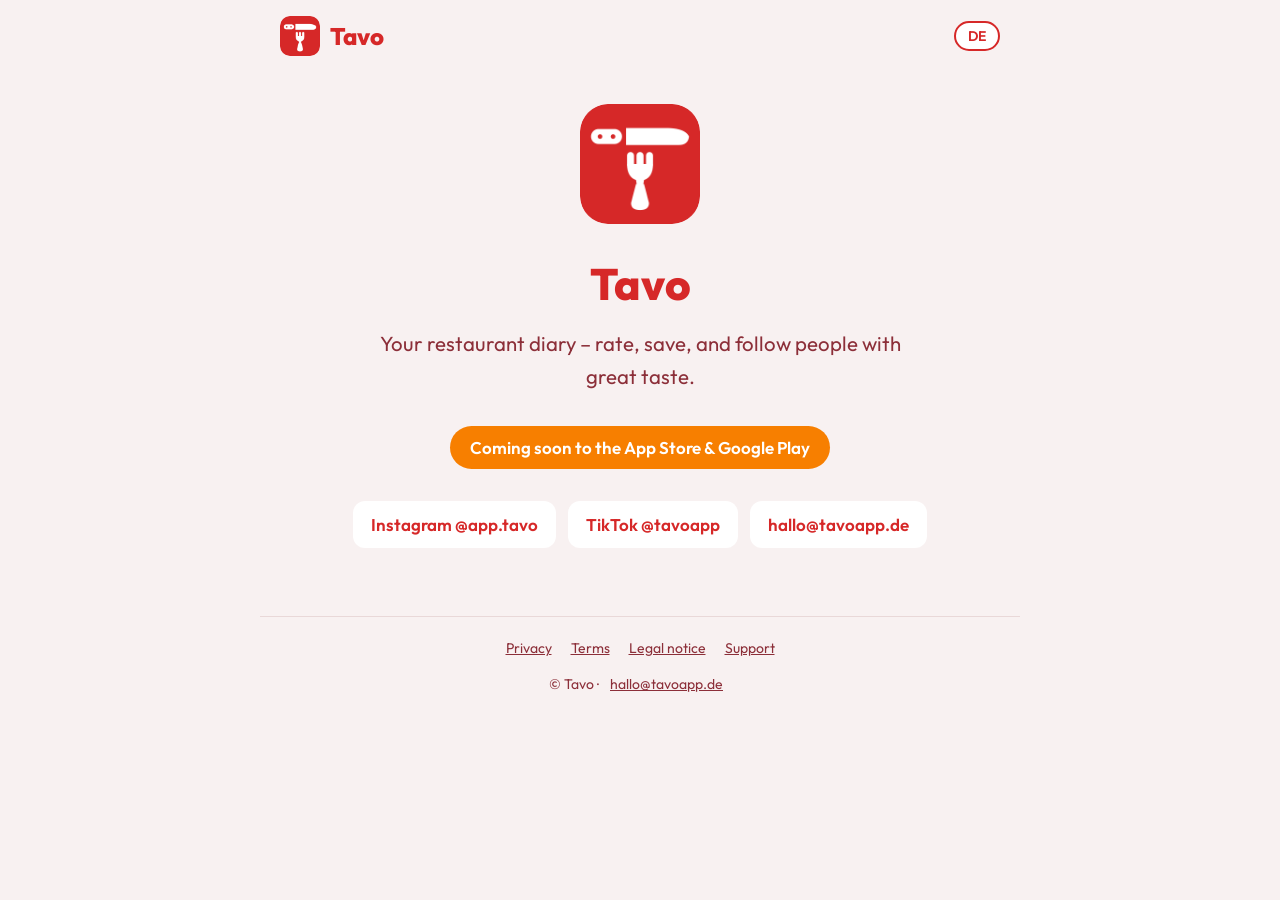
<file: index.html>
<!DOCTYPE html>
<html lang="de">
<head>
<meta charset="utf-8">
<meta name="viewport" content="width=device-width, initial-scale=1">
<title>Tavo – Dein Restaurant-Tagebuch</title>
<meta name="description" content="Tavo – Dein Restaurant-Tagebuch: bewerten, merken, Leuten mit gutem Geschmack folgen.">
<meta name="theme-color" content="#D62828">
<meta property="og:type" content="website">
<meta property="og:site_name" content="Tavo">
<meta property="og:locale" content="de_DE">
<meta property="og:title" content="Tavo – Dein Restaurant-Tagebuch">
<meta property="og:description" content="Tavo – Dein Restaurant-Tagebuch: bewerten, merken, Leuten mit gutem Geschmack folgen.">
<meta property="og:url" content="https://tavoapp.de/">
<meta property="og:image" content="https://tavoapp.de/og.jpg">
<meta property="og:image:type" content="image/jpeg">
<meta property="og:image:width" content="1200">
<meta property="og:image:height" content="630">
<meta property="og:image:alt" content="Tavo – Dein Restaurant-Tagebuch">
<meta name="twitter:card" content="summary_large_image">
<meta name="twitter:image" content="https://tavoapp.de/og.jpg">
<link rel="icon" href="/logo.png">
<link rel="stylesheet" href="/style.css">
<script src="/app.js"></script>
</head>
<body>
<header>
<a class="brand" href="/"><img src="/logo.png" alt="" width="40" height="40">Tavo</a>
<div class="lang"><button id="lang" type="button" aria-label="Sprache / Language">EN</button></div>
</header>
<main>

<section class="hero">
<img src="/logo.png" alt="Tavo" width="120" height="120">
<h1>Tavo</h1>
<div data-l="de"><p>Dein Restaurant-Tagebuch – bewerten, merken, Leuten mit gutem Geschmack folgen.</p><div class="badge">Bald im App Store &amp; bei Google Play</div></div><div data-l="en"><p>Your restaurant diary – rate, save, and follow people with great taste.</p><div class="badge">Coming soon to the App Store &amp; Google Play</div></div>
<div class="links">
<a href="https://www.instagram.com/app.tavo" rel="noopener">Instagram @app.tavo</a>
<a href="https://www.tiktok.com/@tavoapp" rel="noopener">TikTok @tavoapp</a>
<a href="mailto:hallo@tavoapp.de">hallo@tavoapp.de</a>
</div>
</section>
</main>
<footer>
<a href="/datenschutz/"><span data-l="de">Datenschutz</span><span data-l="en">Privacy</span></a>
<a href="/nutzungsbedingungen/"><span data-l="de">Nutzungsbedingungen</span><span data-l="en">Terms</span></a>
<a href="/impressum/"><span data-l="de">Impressum</span><span data-l="en">Legal notice</span></a>
<a href="/support/">Support</a>
<p>© Tavo · <a href="mailto:hallo@tavoapp.de">hallo@tavoapp.de</a></p>
</footer>
</body>
</html>
</file>
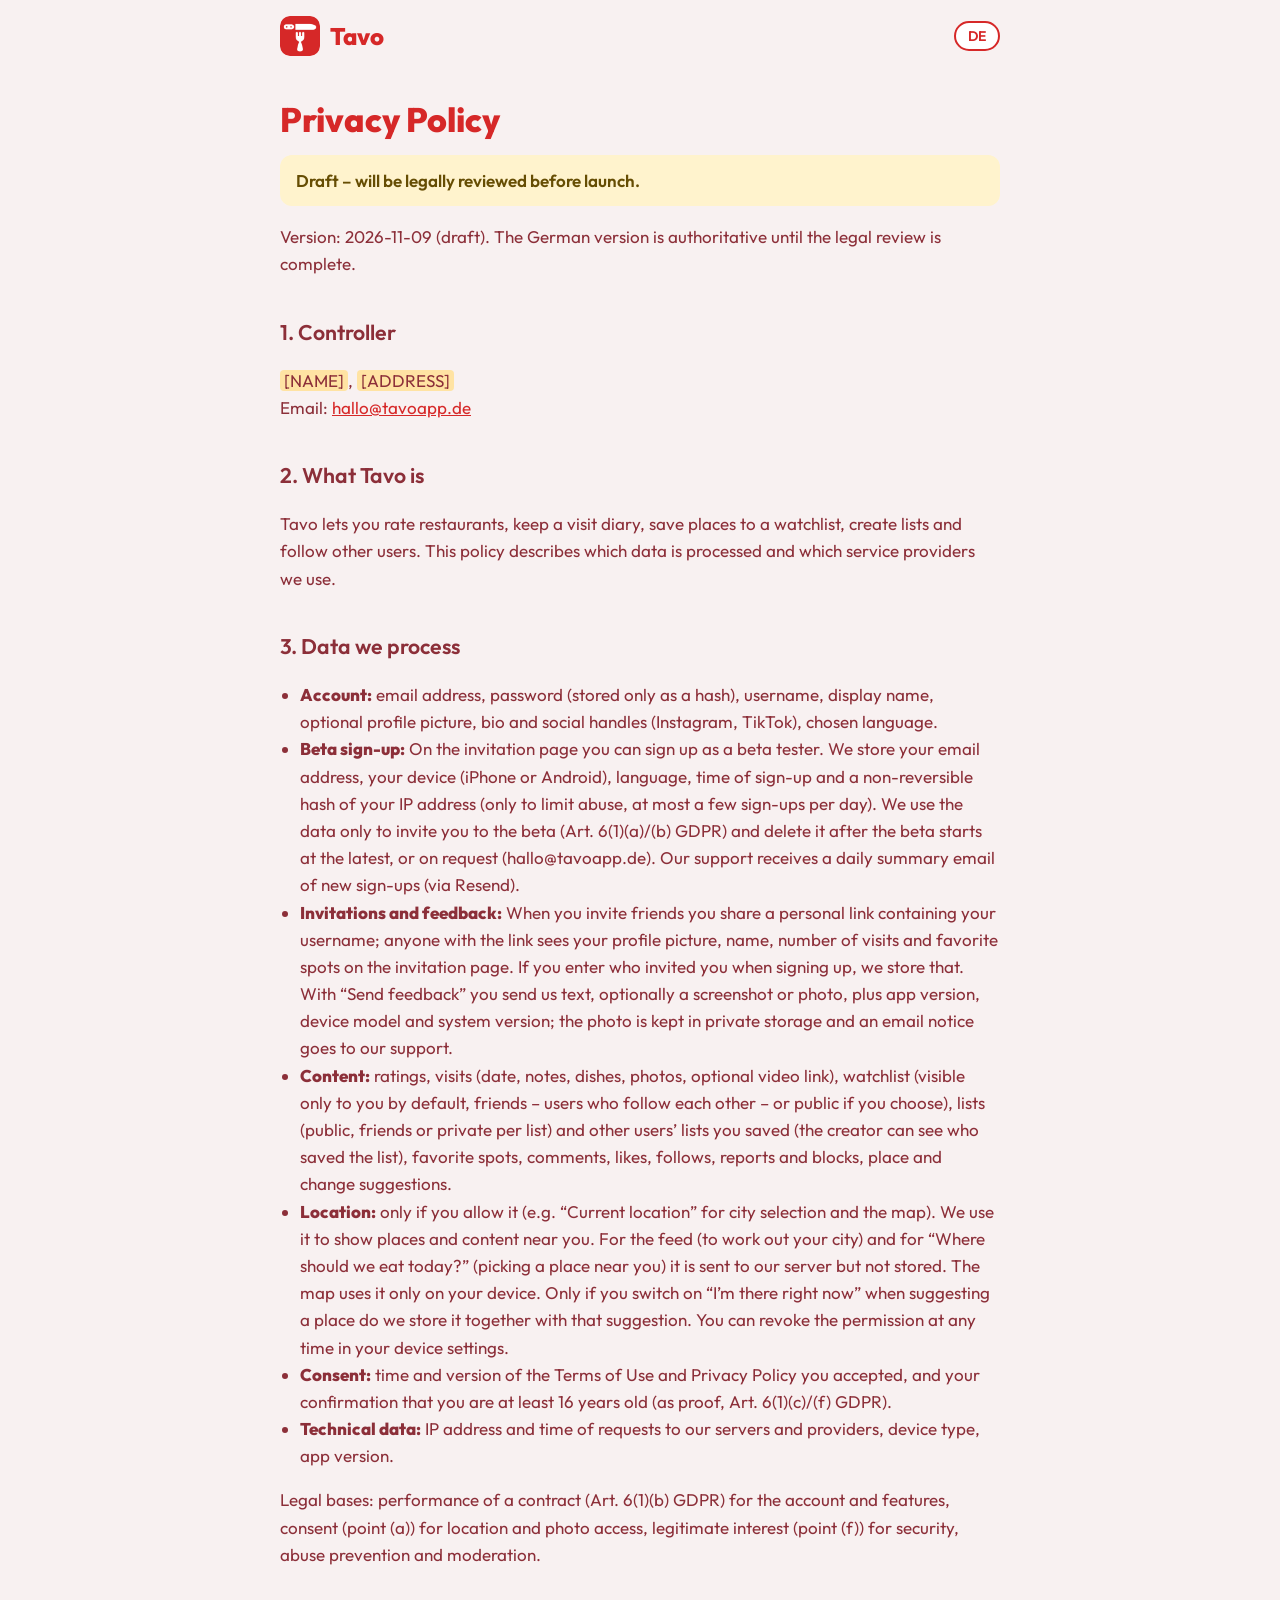
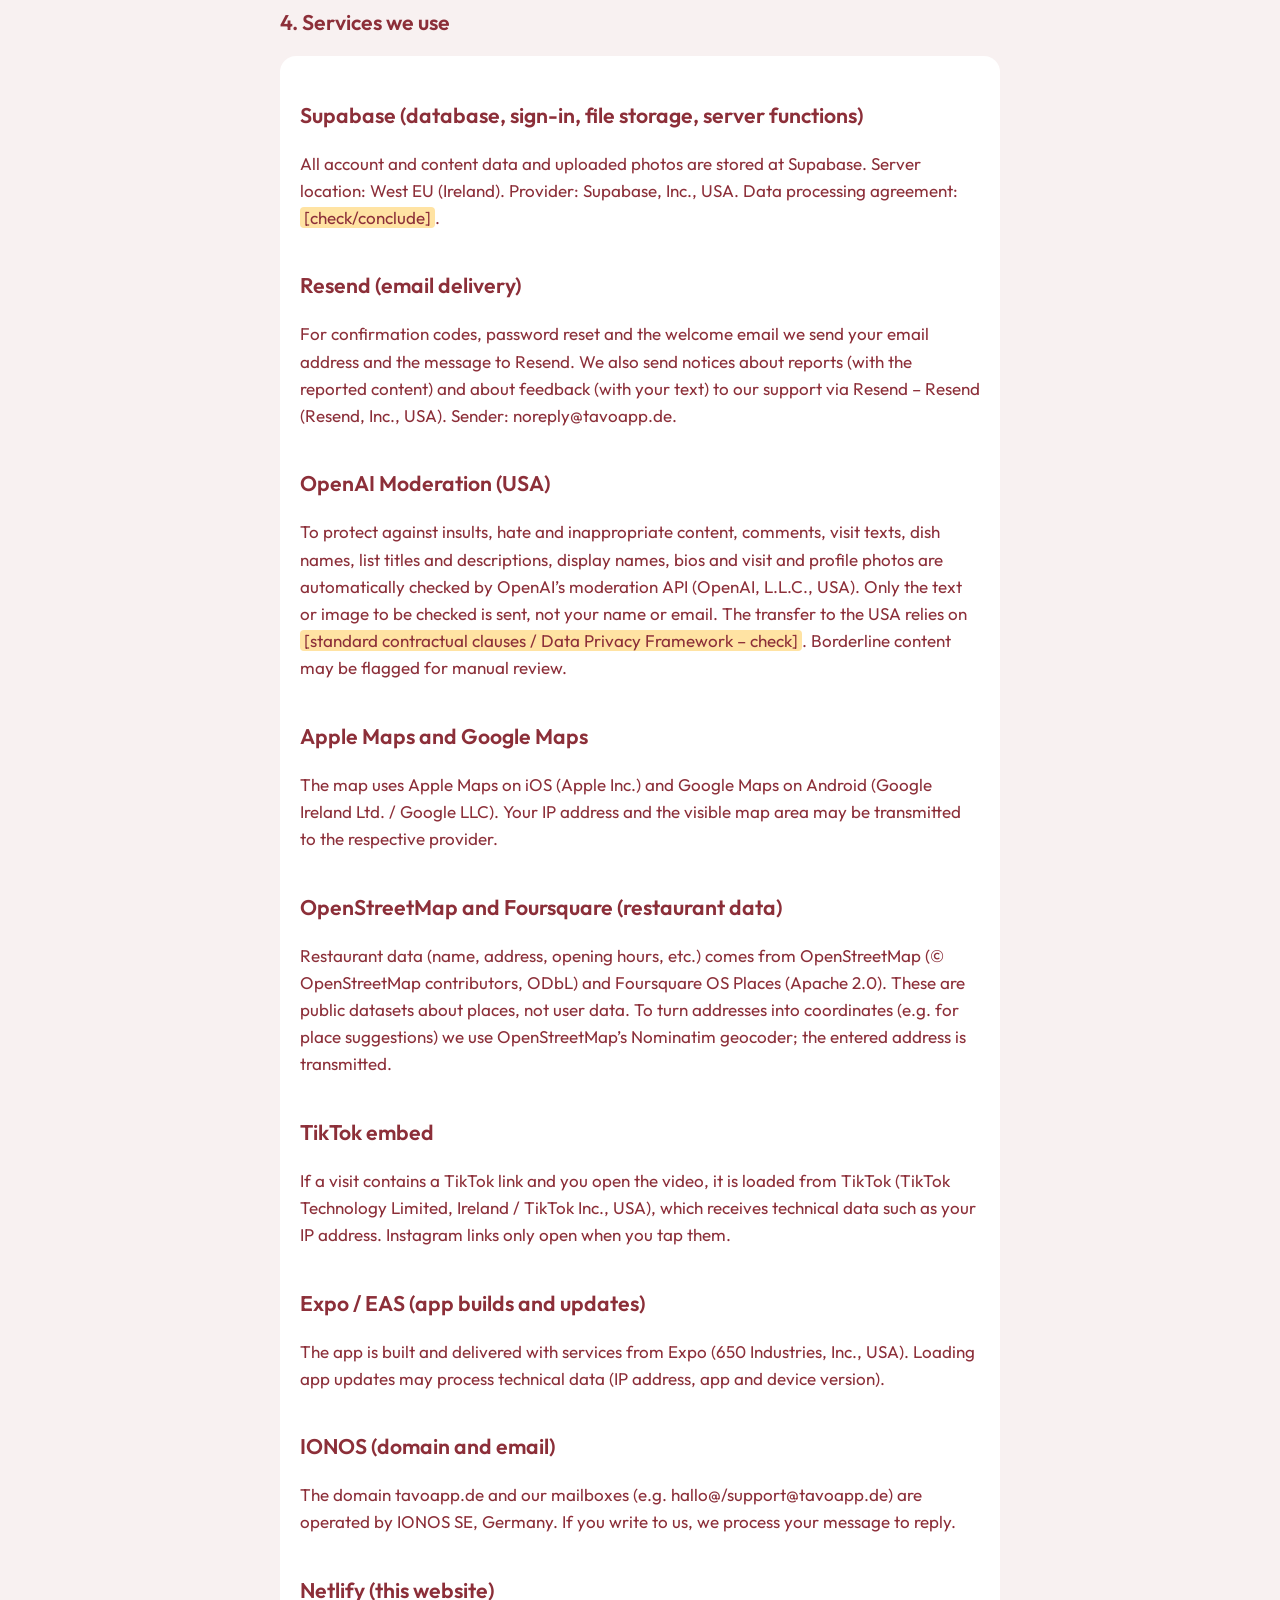
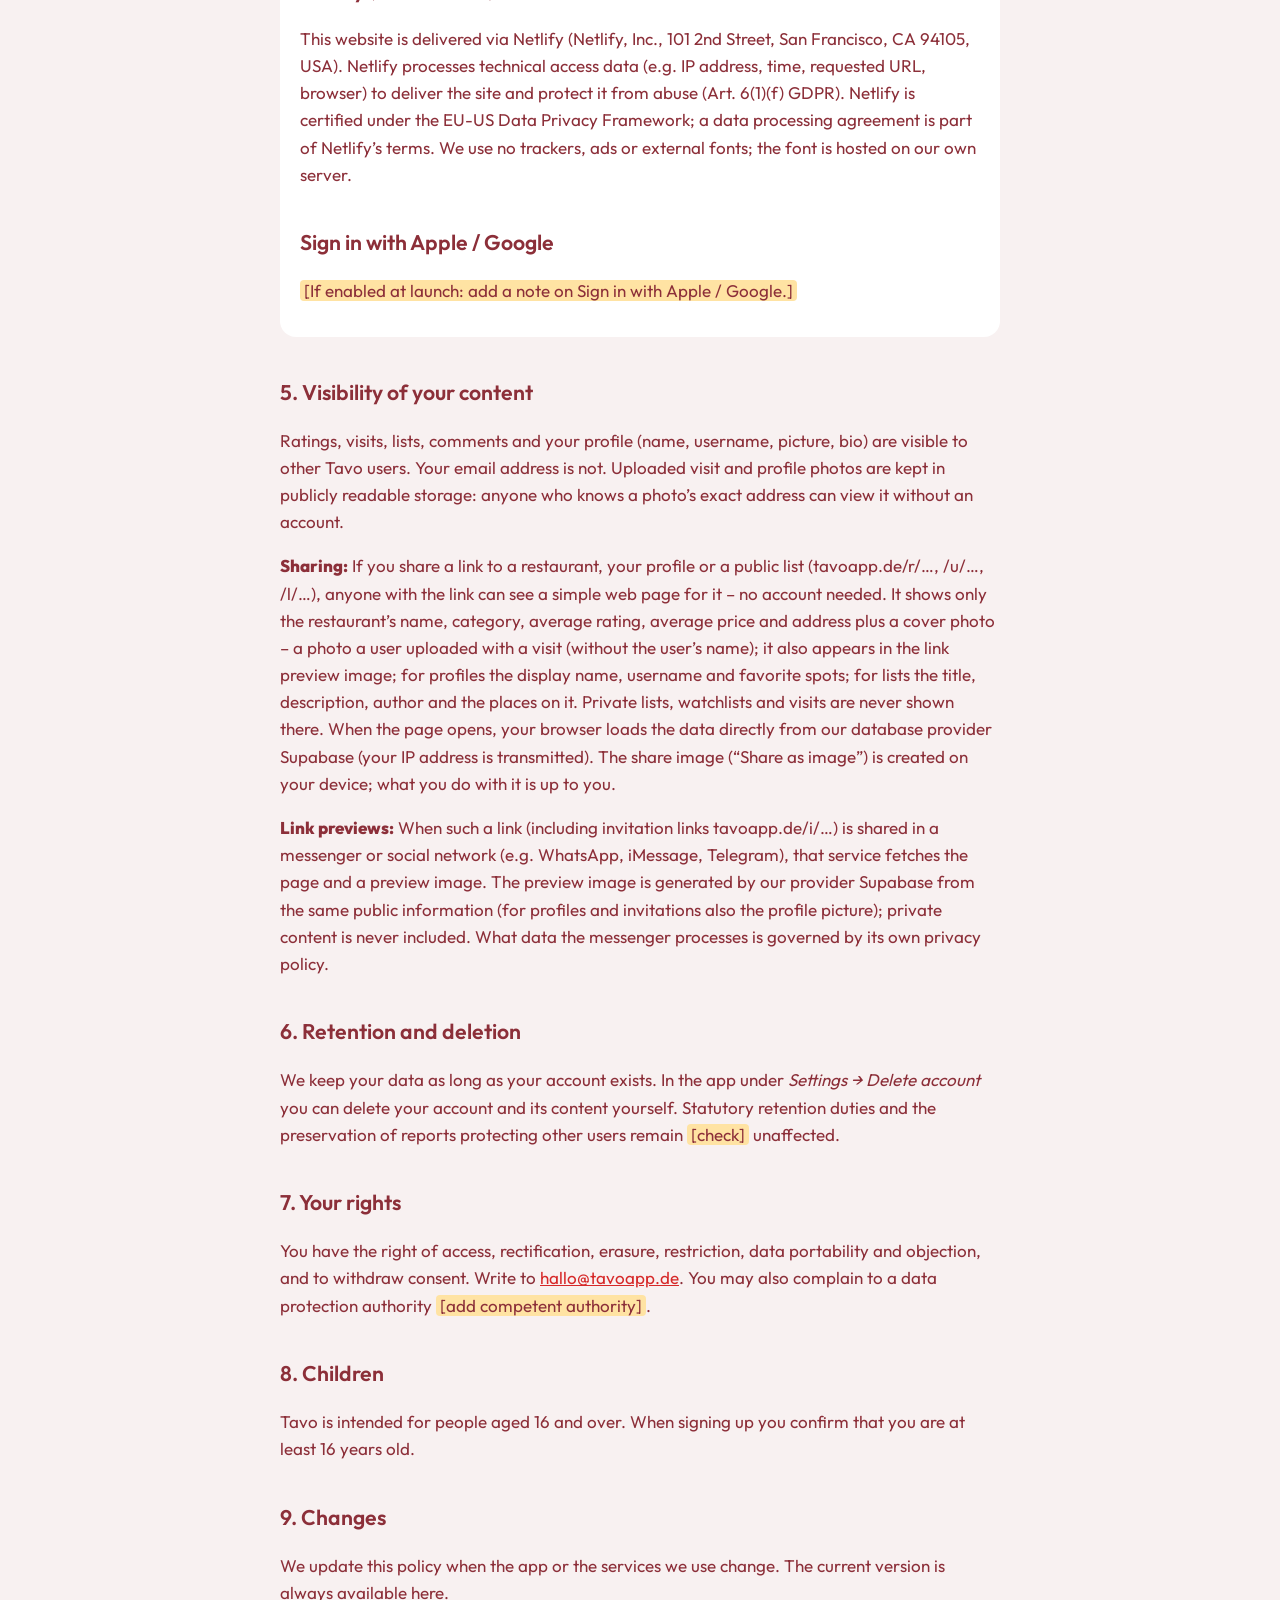
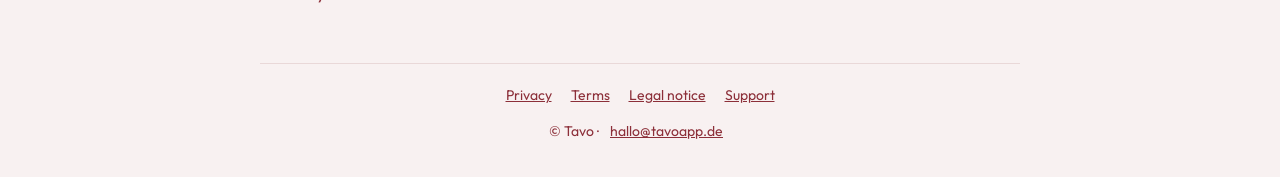
<file: datenschutz/index.html>
<!DOCTYPE html>
<html lang="de">
<head>
<meta charset="utf-8">
<meta name="viewport" content="width=device-width, initial-scale=1">
<title>Datenschutz – Tavo</title>
<meta name="description" content="Tavo – Dein Restaurant-Tagebuch: bewerten, merken, Leuten mit gutem Geschmack folgen.">
<meta name="theme-color" content="#D62828">
<meta property="og:type" content="website">
<meta property="og:site_name" content="Tavo">
<meta property="og:locale" content="de_DE">
<meta property="og:title" content="Datenschutz – Tavo">
<meta property="og:description" content="Tavo – Dein Restaurant-Tagebuch: bewerten, merken, Leuten mit gutem Geschmack folgen.">
<meta property="og:url" content="https://tavoapp.de/datenschutz/">
<meta property="og:image" content="https://tavoapp.de/og.jpg">
<meta property="og:image:type" content="image/jpeg">
<meta property="og:image:width" content="1200">
<meta property="og:image:height" content="630">
<meta property="og:image:alt" content="Tavo – Dein Restaurant-Tagebuch">
<meta name="twitter:card" content="summary_large_image">
<meta name="twitter:image" content="https://tavoapp.de/og.jpg">
<link rel="icon" href="/logo.png">
<link rel="stylesheet" href="/style.css">
<script src="/app.js"></script>
</head>
<body>
<header>
<a class="brand" href="/"><img src="/logo.png" alt="" width="40" height="40">Tavo</a>
<div class="lang"><button id="lang" type="button" aria-label="Sprache / Language">EN</button></div>
</header>
<main>
<div data-l="de">
<h1>Datenschutzerklärung</h1>
<div class="draft">Entwurf – wird vor dem Launch rechtlich geprüft. Platzhalter in gelb sind noch auszufüllen.</div>
<p>Version: 2026-11-09 (Entwurf)</p>

<h2>1. Verantwortlicher</h2>
<p><span class="ph">[NAME]</span>, <span class="ph">[ANSCHRIFT]</span><br>E-Mail: <a href="mailto:hallo@tavoapp.de">hallo@tavoapp.de</a></p>

<h2>2. Was Tavo ist</h2>
<p>Tavo ist eine App, in der du Restaurants bewertest, Besuche in einem Tagebuch festhältst, Läden auf eine Merkliste setzt, Listen erstellst und anderen Nutzern folgst. Diese Erklärung beschreibt, welche Daten dabei verarbeitet werden und welche Dienstleister wir einsetzen.</p>

<h2>3. Welche Daten wir verarbeiten</h2>
<ul>
<li><b>Konto:</b> E-Mail-Adresse, Passwort (nur als Hash gespeichert), Benutzername, Anzeigename, optional Profilbild, Bio und Social-Media-Namen (Instagram, TikTok), gewählte Sprache.</li>
<li><b>Beta-Anmeldung:</b> Auf der Einladungsseite kannst du dich als Beta-Tester eintragen. Wir speichern deine E-Mail-Adresse, dein Gerät (iPhone oder Android), die Sprache, den Zeitpunkt und einen nicht umkehrbaren Hash deiner IP-Adresse (nur zur Begrenzung von Missbrauch, höchstens wenige Anmeldungen pro Tag). Wir nutzen die Daten nur, um dich zur Beta einzuladen (Art. 6 Abs. 1 lit. a/b DSGVO), und löschen sie spätestens nach dem Beta-Start oder auf Wunsch (hallo@tavoapp.de). Unser Support bekommt täglich eine Sammel-Mail mit den neuen Anmeldungen (über Resend).</li>
<li><b>Einladungen und Feedback:</b> Wenn du Freunde einlädst, teilst du einen persönlichen Link mit deinem Benutzernamen; auf der Einladungsseite sehen alle mit dem Link dein Profilbild, deinen Namen, die Zahl deiner Besuche und deine Lieblingsläden. Trägst du bei der Registrierung ein, wer dich eingeladen hat, speichern wir das. Über „Feedback senden“ übermittelst du uns Text, optional einen Screenshot oder ein Foto sowie App-Version, Gerätemodell und Systemversion; das Foto liegt in einem privaten Speicher und wird per E-Mail-Hinweis an unseren Support gemeldet.</li>
<li><b>Inhalte:</b> Bewertungen, Besuche (Datum, Notizen, Gerichte, Fotos, optional ein Video-Link), Merkliste (standardmäßig nur für dich sichtbar, auf Wunsch für Freunde – Nutzer, die sich gegenseitig folgen – oder öffentlich), Listen (je Liste öffentlich, für Freunde oder privat) und von dir gemerkte Listen anderer Nutzer (der Ersteller sieht, wer die Liste gemerkt hat), Lieblingsläden, Kommentare, Likes, Folgen, Meldungen und Blockierungen, Vorschläge zu Läden und Änderungen.</li>
<li><b>Standort:</b> Nur wenn du es erlaubst (z. B. „Aktueller Standort“ für die Stadtauswahl und die Karte). Den Standort verwenden wir, um Läden und Inhalte in deiner Nähe zu zeigen. Für den Feed (Bestimmung deiner Stadt) und für „Wo essen wir heute?“ (Auswahl eines Ladens in deiner Nähe) wird er an unseren Server geschickt, aber nicht gespeichert. Die Karte nutzt ihn nur auf deinem Gerät. Nur wenn du beim Vorschlagen eines Ladens „Ich bin gerade dort“ einschaltest, speichern wir ihn zusammen mit diesem Vorschlag. Du kannst die Berechtigung jederzeit in den Geräte-Einstellungen widerrufen.</li>
<li><b>Zustimmung:</b> Zeitpunkt und Version der Nutzungsbedingungen und der Datenschutzerklärung, denen du zugestimmt hast, sowie deine Bestätigung, mindestens 16 Jahre alt zu sein (als Nachweis, Art. 6 Abs. 1 lit. c/f DSGVO).</li>
<li><b>Technische Daten:</b> IP-Adresse und Zeitpunkt bei Anfragen an unsere Server und Dienstleister, Gerätetyp, App-Version.</li>
</ul>
<p>Rechtsgrundlagen: Vertragserfüllung (Art. 6 Abs. 1 lit. b DSGVO) für Konto und Funktionen, Einwilligung (lit. a) für Standort und Fotos-Zugriff, berechtigtes Interesse (lit. f) für Sicherheit, Missbrauchsschutz und Moderation.</p>

<h2>4. Eingesetzte Dienste</h2>
<div class="card">
<h2>Supabase (Datenbank, Anmeldung, Dateispeicher, Serverfunktionen)</h2>
<p>Alle Konto- und Inhaltsdaten sowie hochgeladene Fotos liegen bei Supabase. Server-Standort: West EU (Irland). Anbieter: Supabase, Inc., USA. Mit dem Anbieter besteht ein Auftragsverarbeitungsvertrag <span class="ph">[prüfen/abschließen]</span>.</p>
<h2>Resend (E-Mail-Versand)</h2>
<p>Für Bestätigungscodes, Passwort-Zurücksetzen und die Willkommensmail übermitteln wir deine E-Mail-Adresse und den Mailtext an Resend. Außerdem schicken wir unserem Support über Resend Hinweise zu Meldungen (mit dem gemeldeten Inhalt) und zu Feedback (mit deinem Text) – Resend (Resend, Inc., USA). Absender: noreply@tavoapp.de.</p>
<h2>OpenAI Moderation (USA)</h2>
<p>Zum Schutz vor Beleidigungen, Hass und unangemessenen Inhalten werden Kommentare, Besuchstexte, Gerichtsnamen, Listen-Titel und -Beschreibungen, Anzeigenamen, Bio sowie Besuchs- und Profilfotos automatisch von der Moderations-Schnittstelle von OpenAI (OpenAI, L.L.C., USA) geprüft. Übermittelt werden nur der zu prüfende Text bzw. das Bild, nicht dein Name oder deine E-Mail-Adresse. Die Übermittlung in die USA stützt sich auf <span class="ph">[Standardvertragsklauseln / Data Privacy Framework – prüfen]</span>. Bei Grenzfällen kann ein Inhalt zur manuellen Prüfung markiert werden.</p>
<h2>Apple Karten und Google Maps</h2>
<p>Die Karte nutzt auf iOS Apple Karten (Apple Inc.), auf Android Google Maps (Google Ireland Ltd. / Google LLC). Dabei können deine IP-Adresse und der sichtbare Kartenausschnitt an den jeweiligen Anbieter übertragen werden.</p>
<h2>OpenStreetMap und Foursquare (Restaurantdaten)</h2>
<p>Die Restaurantdaten (Name, Adresse, Öffnungszeiten usw.) stammen aus OpenStreetMap (© OpenStreetMap-Mitwirkende, ODbL) und Foursquare OS Places (Apache 2.0). Das sind öffentliche Datensätze zu Läden, keine Nutzerdaten. Für die Umwandlung von Adressen in Koordinaten (z. B. bei Laden-Vorschlägen) wird der Geocoding-Dienst Nominatim von OpenStreetMap genutzt; dabei wird die eingegebene Adresse übermittelt.</p>
<h2>TikTok-Einbettung</h2>
<p>Wenn ein Besuch einen TikTok-Link enthält und du das Video öffnest, wird es von TikTok geladen (TikTok Technology Limited, Irland / TikTok Inc., USA). Dabei erhält TikTok technische Daten wie deine IP-Adresse. Instagram-Links öffnen sich nur, wenn du sie antippst.</p>
<h2>Expo / EAS (App-Build und Updates)</h2>
<p>Die App wird mit Diensten von Expo (650 Industries, Inc., USA) gebaut und ausgeliefert. Beim Laden von App-Updates können technische Daten (IP-Adresse, App- und Geräteversion) verarbeitet werden.</p>
<h2>IONOS (Domain und E-Mail)</h2>
<p>Die Domain tavoapp.de und unser E-Mail-Postfach (z. B. hallo@/support@tavoapp.de) werden bei IONOS SE, Deutschland, betrieben. Wenn du uns schreibst, verarbeiten wir deine Nachricht zur Beantwortung.</p>
<h2>Netlify (diese Website)</h2>
<p>Diese Website wird über Netlify (Netlify, Inc., 101 2nd Street, San Francisco, CA 94105, USA) ausgeliefert. Beim Aufruf verarbeitet Netlify technische Zugriffsdaten (z. B. IP-Adresse, Zeitpunkt, aufgerufene Adresse, Browser), um die Seite auszuliefern und vor Missbrauch zu schützen (Art. 6 Abs. 1 lit. f DSGVO). Netlify ist unter dem EU-US Data Privacy Framework zertifiziert; ein Vertrag zur Auftragsverarbeitung ist Teil der Netlify-Bedingungen. Wir binden keine Tracker, keine Werbung und keine externen Schriftarten ein; die Schrift liegt auf unserem eigenen Server.</p>
<h2>Anmeldung mit Apple / Google</h2>
<p><span class="ph">[Falls beim Launch aktiviert: Hinweis zur Anmeldung mit Apple bzw. Google ergänzen.]</span></p>
</div>

<h2>5. Öffentlichkeit deiner Inhalte</h2>
<p>Bewertungen, Besuche, Listen, Kommentare und dein Profil (Name, Benutzername, Bild, Bio) sind für andere Tavo-Nutzer sichtbar. Deine E-Mail-Adresse ist es nicht. Hochgeladene Besuchs- und Profilfotos liegen in einem öffentlich lesbaren Speicher: Wer die genaue Adresse eines Fotos kennt, kann es ohne Konto ansehen.</p>
<p><b>Teilen:</b> Wenn du einen Link zu einem Restaurant, deinem Profil oder einer öffentlichen Liste teilst (tavoapp.de/r/…, /u/…, /l/…), kann jede Person mit dem Link eine einfache Webseite dazu sehen – ohne Konto. Gezeigt werden nur Name, Kategorie, Durchschnittsbewertung, Durchschnittspreis und Adresse des Restaurants sowie ein Titelbild – das ist ein Foto, das ein Nutzer zu einem Besuch hochgeladen hat (ohne Namen des Nutzers); es erscheint auch im Vorschaubild des Links, bei Profilen Anzeigename, Benutzername und Lieblingsläden, bei Listen Titel, Beschreibung, Ersteller und die enthaltenen Läden. Private Listen, Merklisten und Besuche sind dort nie sichtbar. Beim Aufruf lädt dein Browser die Daten direkt von unserem Datenbank-Dienstleister Supabase (dabei wird deine IP-Adresse übermittelt). Das Teilen-Bild („Als Bild teilen“) entsteht auf deinem Gerät; was du damit machst, entscheidest du.</p>
<p><b>Link-Vorschau:</b> Wird ein solcher Link (auch Einladungslinks tavoapp.de/i/…) in einem Messenger oder sozialen Netzwerk geteilt (z. B. WhatsApp, iMessage, Telegram), ruft dieser Dienst die Seite und ein Vorschaubild ab. Das Vorschaubild erzeugt unser Dienstleister Supabase aus denselben öffentlichen Angaben (bei Profilen und Einladungen zusätzlich das Profilbild); private Inhalte sind darin nie enthalten. Welche Daten der Messenger dabei verarbeitet, regelt dessen Datenschutzerklärung.</p>

<h2>6. Speicherdauer und Löschung</h2>
<p>Wir speichern deine Daten, solange dein Konto besteht. In der App unter <i>Einstellungen → Konto löschen</i> kannst du dein Konto samt Inhalten selbst löschen. Gesetzliche Aufbewahrungspflichten und die Sicherung von Meldungen zum Schutz anderer Nutzer bleiben <span class="ph">[prüfen]</span> unberührt.</p>

<h2>7. Deine Rechte</h2>
<p>Du hast das Recht auf Auskunft, Berichtigung, Löschung, Einschränkung der Verarbeitung, Datenübertragbarkeit und Widerspruch sowie auf Widerruf erteilter Einwilligungen. Schreib uns dazu an <a href="mailto:hallo@tavoapp.de">hallo@tavoapp.de</a>. Du kannst dich außerdem bei einer Datenschutz-Aufsichtsbehörde beschweren <span class="ph">[zuständige Behörde eintragen]</span>.</p>

<h2>8. Kinder</h2>
<p>Tavo richtet sich an Personen ab 16 Jahren. Bei der Registrierung bestätigst du, mindestens 16 Jahre alt zu sein.</p>

<h2>9. Änderungen</h2>
<p>Wir passen diese Erklärung an, wenn sich die App oder die eingesetzten Dienste ändern. Die aktuelle Fassung steht immer hier.</p></div><div data-l="en">
<h1>Privacy Policy</h1>
<div class="draft">Draft – will be legally reviewed before launch.</div>
<p>Version: 2026-11-09 (draft). The German version is authoritative until the legal review is complete.</p>

<h2>1. Controller</h2>
<p><span class="ph">[NAME]</span>, <span class="ph">[ADDRESS]</span><br>Email: <a href="mailto:hallo@tavoapp.de">hallo@tavoapp.de</a></p>

<h2>2. What Tavo is</h2>
<p>Tavo lets you rate restaurants, keep a visit diary, save places to a watchlist, create lists and follow other users. This policy describes which data is processed and which service providers we use.</p>

<h2>3. Data we process</h2>
<ul>
<li><b>Account:</b> email address, password (stored only as a hash), username, display name, optional profile picture, bio and social handles (Instagram, TikTok), chosen language.</li>
<li><b>Beta sign-up:</b> On the invitation page you can sign up as a beta tester. We store your email address, your device (iPhone or Android), language, time of sign-up and a non-reversible hash of your IP address (only to limit abuse, at most a few sign-ups per day). We use the data only to invite you to the beta (Art. 6(1)(a)/(b) GDPR) and delete it after the beta starts at the latest, or on request (hallo@tavoapp.de). Our support receives a daily summary email of new sign-ups (via Resend).</li>
<li><b>Invitations and feedback:</b> When you invite friends you share a personal link containing your username; anyone with the link sees your profile picture, name, number of visits and favorite spots on the invitation page. If you enter who invited you when signing up, we store that. With “Send feedback” you send us text, optionally a screenshot or photo, plus app version, device model and system version; the photo is kept in private storage and an email notice goes to our support.</li>
<li><b>Content:</b> ratings, visits (date, notes, dishes, photos, optional video link), watchlist (visible only to you by default, friends – users who follow each other – or public if you choose), lists (public, friends or private per list) and other users’ lists you saved (the creator can see who saved the list), favorite spots, comments, likes, follows, reports and blocks, place and change suggestions.</li>
<li><b>Location:</b> only if you allow it (e.g. “Current location” for city selection and the map). We use it to show places and content near you. For the feed (to work out your city) and for “Where should we eat today?” (picking a place near you) it is sent to our server but not stored. The map uses it only on your device. Only if you switch on “I’m there right now” when suggesting a place do we store it together with that suggestion. You can revoke the permission at any time in your device settings.</li>
<li><b>Consent:</b> time and version of the Terms of Use and Privacy Policy you accepted, and your confirmation that you are at least 16 years old (as proof, Art. 6(1)(c)/(f) GDPR).</li>
<li><b>Technical data:</b> IP address and time of requests to our servers and providers, device type, app version.</li>
</ul>
<p>Legal bases: performance of a contract (Art. 6(1)(b) GDPR) for the account and features, consent (point (a)) for location and photo access, legitimate interest (point (f)) for security, abuse prevention and moderation.</p>

<h2>4. Services we use</h2>
<div class="card">
<h2>Supabase (database, sign-in, file storage, server functions)</h2>
<p>All account and content data and uploaded photos are stored at Supabase. Server location: West EU (Ireland). Provider: Supabase, Inc., USA. Data processing agreement: <span class="ph">[check/conclude]</span>.</p>
<h2>Resend (email delivery)</h2>
<p>For confirmation codes, password reset and the welcome email we send your email address and the message to Resend. We also send notices about reports (with the reported content) and about feedback (with your text) to our support via Resend – Resend (Resend, Inc., USA). Sender: noreply@tavoapp.de.</p>
<h2>OpenAI Moderation (USA)</h2>
<p>To protect against insults, hate and inappropriate content, comments, visit texts, dish names, list titles and descriptions, display names, bios and visit and profile photos are automatically checked by OpenAI’s moderation API (OpenAI, L.L.C., USA). Only the text or image to be checked is sent, not your name or email. The transfer to the USA relies on <span class="ph">[standard contractual clauses / Data Privacy Framework – check]</span>. Borderline content may be flagged for manual review.</p>
<h2>Apple Maps and Google Maps</h2>
<p>The map uses Apple Maps on iOS (Apple Inc.) and Google Maps on Android (Google Ireland Ltd. / Google LLC). Your IP address and the visible map area may be transmitted to the respective provider.</p>
<h2>OpenStreetMap and Foursquare (restaurant data)</h2>
<p>Restaurant data (name, address, opening hours, etc.) comes from OpenStreetMap (© OpenStreetMap contributors, ODbL) and Foursquare OS Places (Apache 2.0). These are public datasets about places, not user data. To turn addresses into coordinates (e.g. for place suggestions) we use OpenStreetMap’s Nominatim geocoder; the entered address is transmitted.</p>
<h2>TikTok embed</h2>
<p>If a visit contains a TikTok link and you open the video, it is loaded from TikTok (TikTok Technology Limited, Ireland / TikTok Inc., USA), which receives technical data such as your IP address. Instagram links only open when you tap them.</p>
<h2>Expo / EAS (app builds and updates)</h2>
<p>The app is built and delivered with services from Expo (650 Industries, Inc., USA). Loading app updates may process technical data (IP address, app and device version).</p>
<h2>IONOS (domain and email)</h2>
<p>The domain tavoapp.de and our mailboxes (e.g. hallo@/support@tavoapp.de) are operated by IONOS SE, Germany. If you write to us, we process your message to reply.</p>
<h2>Netlify (this website)</h2>
<p>This website is delivered via Netlify (Netlify, Inc., 101 2nd Street, San Francisco, CA 94105, USA). Netlify processes technical access data (e.g. IP address, time, requested URL, browser) to deliver the site and protect it from abuse (Art. 6(1)(f) GDPR). Netlify is certified under the EU-US Data Privacy Framework; a data processing agreement is part of Netlify’s terms. We use no trackers, ads or external fonts; the font is hosted on our own server.</p>
<h2>Sign in with Apple / Google</h2>
<p><span class="ph">[If enabled at launch: add a note on Sign in with Apple / Google.]</span></p>
</div>

<h2>5. Visibility of your content</h2>
<p>Ratings, visits, lists, comments and your profile (name, username, picture, bio) are visible to other Tavo users. Your email address is not. Uploaded visit and profile photos are kept in publicly readable storage: anyone who knows a photo’s exact address can view it without an account.</p>
<p><b>Sharing:</b> If you share a link to a restaurant, your profile or a public list (tavoapp.de/r/…, /u/…, /l/…), anyone with the link can see a simple web page for it – no account needed. It shows only the restaurant’s name, category, average rating, average price and address plus a cover photo – a photo a user uploaded with a visit (without the user’s name); it also appears in the link preview image; for profiles the display name, username and favorite spots; for lists the title, description, author and the places on it. Private lists, watchlists and visits are never shown there. When the page opens, your browser loads the data directly from our database provider Supabase (your IP address is transmitted). The share image (“Share as image”) is created on your device; what you do with it is up to you.</p>
<p><b>Link previews:</b> When such a link (including invitation links tavoapp.de/i/…) is shared in a messenger or social network (e.g. WhatsApp, iMessage, Telegram), that service fetches the page and a preview image. The preview image is generated by our provider Supabase from the same public information (for profiles and invitations also the profile picture); private content is never included. What data the messenger processes is governed by its own privacy policy.</p>

<h2>6. Retention and deletion</h2>
<p>We keep your data as long as your account exists. In the app under <i>Settings → Delete account</i> you can delete your account and its content yourself. Statutory retention duties and the preservation of reports protecting other users remain <span class="ph">[check]</span> unaffected.</p>

<h2>7. Your rights</h2>
<p>You have the right of access, rectification, erasure, restriction, data portability and objection, and to withdraw consent. Write to <a href="mailto:hallo@tavoapp.de">hallo@tavoapp.de</a>. You may also complain to a data protection authority <span class="ph">[add competent authority]</span>.</p>

<h2>8. Children</h2>
<p>Tavo is intended for people aged 16 and over. When signing up you confirm that you are at least 16 years old.</p>

<h2>9. Changes</h2>
<p>We update this policy when the app or the services we use change. The current version is always available here.</p></div>
</main>
<footer>
<a href="/datenschutz/"><span data-l="de">Datenschutz</span><span data-l="en">Privacy</span></a>
<a href="/nutzungsbedingungen/"><span data-l="de">Nutzungsbedingungen</span><span data-l="en">Terms</span></a>
<a href="/impressum/"><span data-l="de">Impressum</span><span data-l="en">Legal notice</span></a>
<a href="/support/">Support</a>
<p>© Tavo · <a href="mailto:hallo@tavoapp.de">hallo@tavoapp.de</a></p>
</footer>
</body>
</html>
</file>
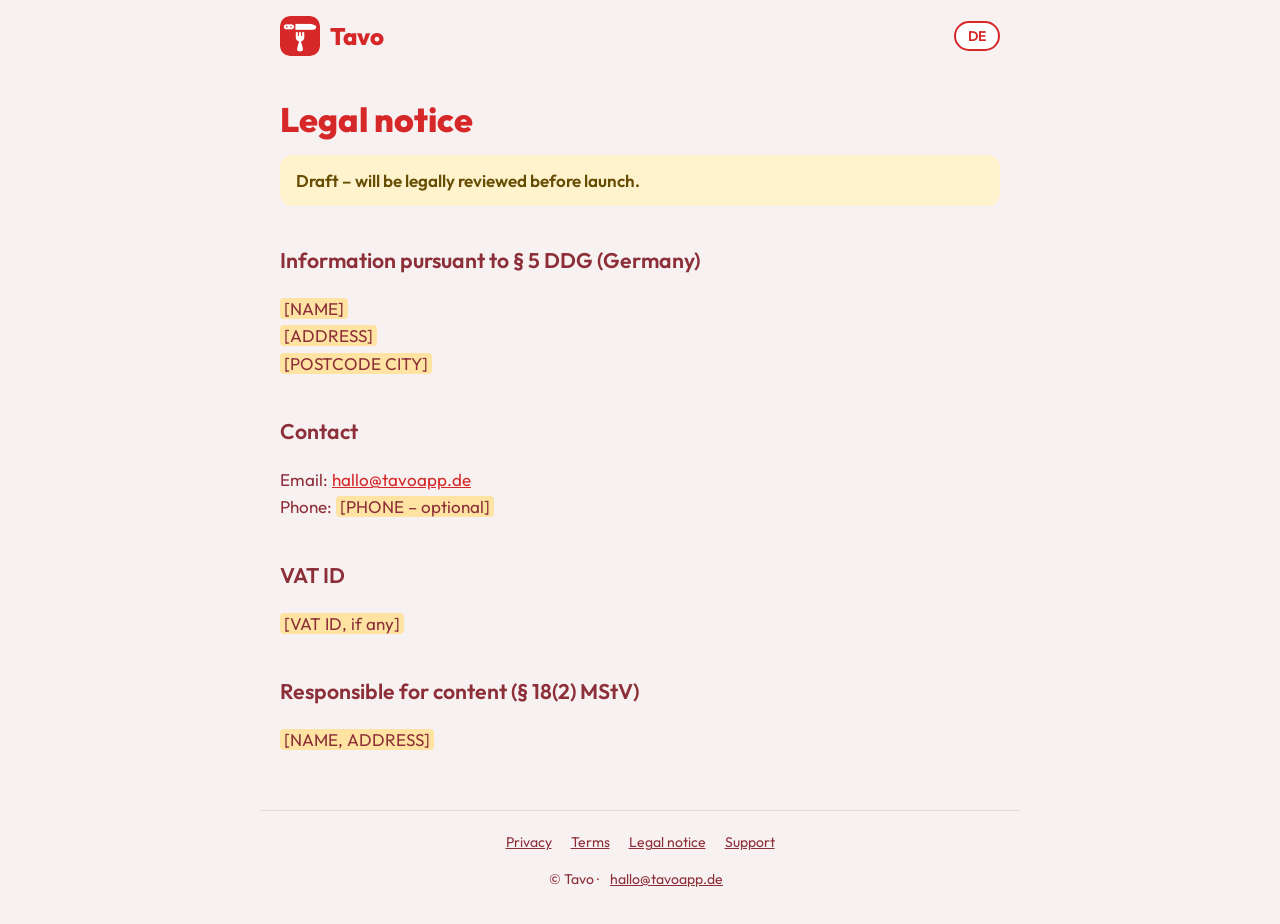
<file: impressum/index.html>
<!DOCTYPE html>
<html lang="de">
<head>
<meta charset="utf-8">
<meta name="viewport" content="width=device-width, initial-scale=1">
<title>Impressum – Tavo</title>
<meta name="description" content="Tavo – Dein Restaurant-Tagebuch: bewerten, merken, Leuten mit gutem Geschmack folgen.">
<meta name="theme-color" content="#D62828">
<meta property="og:type" content="website">
<meta property="og:site_name" content="Tavo">
<meta property="og:locale" content="de_DE">
<meta property="og:title" content="Impressum – Tavo">
<meta property="og:description" content="Tavo – Dein Restaurant-Tagebuch: bewerten, merken, Leuten mit gutem Geschmack folgen.">
<meta property="og:url" content="https://tavoapp.de/impressum/">
<meta property="og:image" content="https://tavoapp.de/og.jpg">
<meta property="og:image:type" content="image/jpeg">
<meta property="og:image:width" content="1200">
<meta property="og:image:height" content="630">
<meta property="og:image:alt" content="Tavo – Dein Restaurant-Tagebuch">
<meta name="twitter:card" content="summary_large_image">
<meta name="twitter:image" content="https://tavoapp.de/og.jpg">
<link rel="icon" href="/logo.png">
<link rel="stylesheet" href="/style.css">
<script src="/app.js"></script>
</head>
<body>
<header>
<a class="brand" href="/"><img src="/logo.png" alt="" width="40" height="40">Tavo</a>
<div class="lang"><button id="lang" type="button" aria-label="Sprache / Language">EN</button></div>
</header>
<main>
<div data-l="de">
<h1>Impressum</h1>
<div class="draft">Entwurf – wird vor dem Launch rechtlich geprüft. Noch keine echten Daten eingetragen.</div>
<h2>Angaben gemäß § 5 DDG</h2>
<p><span class="ph">[NAME]</span><br><span class="ph">[ANSCHRIFT]</span><br><span class="ph">[PLZ ORT]</span></p>
<h2>Kontakt</h2>
<p>E-Mail: <a href="mailto:hallo@tavoapp.de">hallo@tavoapp.de</a><br>Telefon: <span class="ph">[TELEFON – optional, E-Mail genügt, wenn schnelle elektronische Kontaktaufnahme möglich ist]</span></p>
<h2>Umsatzsteuer-ID</h2>
<p><span class="ph">[USt-IdNr., falls vorhanden]</span></p>
<h2>Verantwortlich für den Inhalt (§ 18 Abs. 2 MStV)</h2>
<p><span class="ph">[NAME, ANSCHRIFT]</span></p>
<h2>Streitbeilegung</h2>
<p>Wir sind nicht bereit und nicht verpflichtet, an Streitbeilegungsverfahren vor einer Verbraucherschlichtungsstelle teilzunehmen <span class="ph">[prüfen]</span>.</p></div><div data-l="en">
<h1>Legal notice</h1>
<div class="draft">Draft – will be legally reviewed before launch.</div>
<h2>Information pursuant to § 5 DDG (Germany)</h2>
<p><span class="ph">[NAME]</span><br><span class="ph">[ADDRESS]</span><br><span class="ph">[POSTCODE CITY]</span></p>
<h2>Contact</h2>
<p>Email: <a href="mailto:hallo@tavoapp.de">hallo@tavoapp.de</a><br>Phone: <span class="ph">[PHONE – optional]</span></p>
<h2>VAT ID</h2>
<p><span class="ph">[VAT ID, if any]</span></p>
<h2>Responsible for content (§ 18(2) MStV)</h2>
<p><span class="ph">[NAME, ADDRESS]</span></p></div>
</main>
<footer>
<a href="/datenschutz/"><span data-l="de">Datenschutz</span><span data-l="en">Privacy</span></a>
<a href="/nutzungsbedingungen/"><span data-l="de">Nutzungsbedingungen</span><span data-l="en">Terms</span></a>
<a href="/impressum/"><span data-l="de">Impressum</span><span data-l="en">Legal notice</span></a>
<a href="/support/">Support</a>
<p>© Tavo · <a href="mailto:hallo@tavoapp.de">hallo@tavoapp.de</a></p>
</footer>
</body>
</html>
</file>
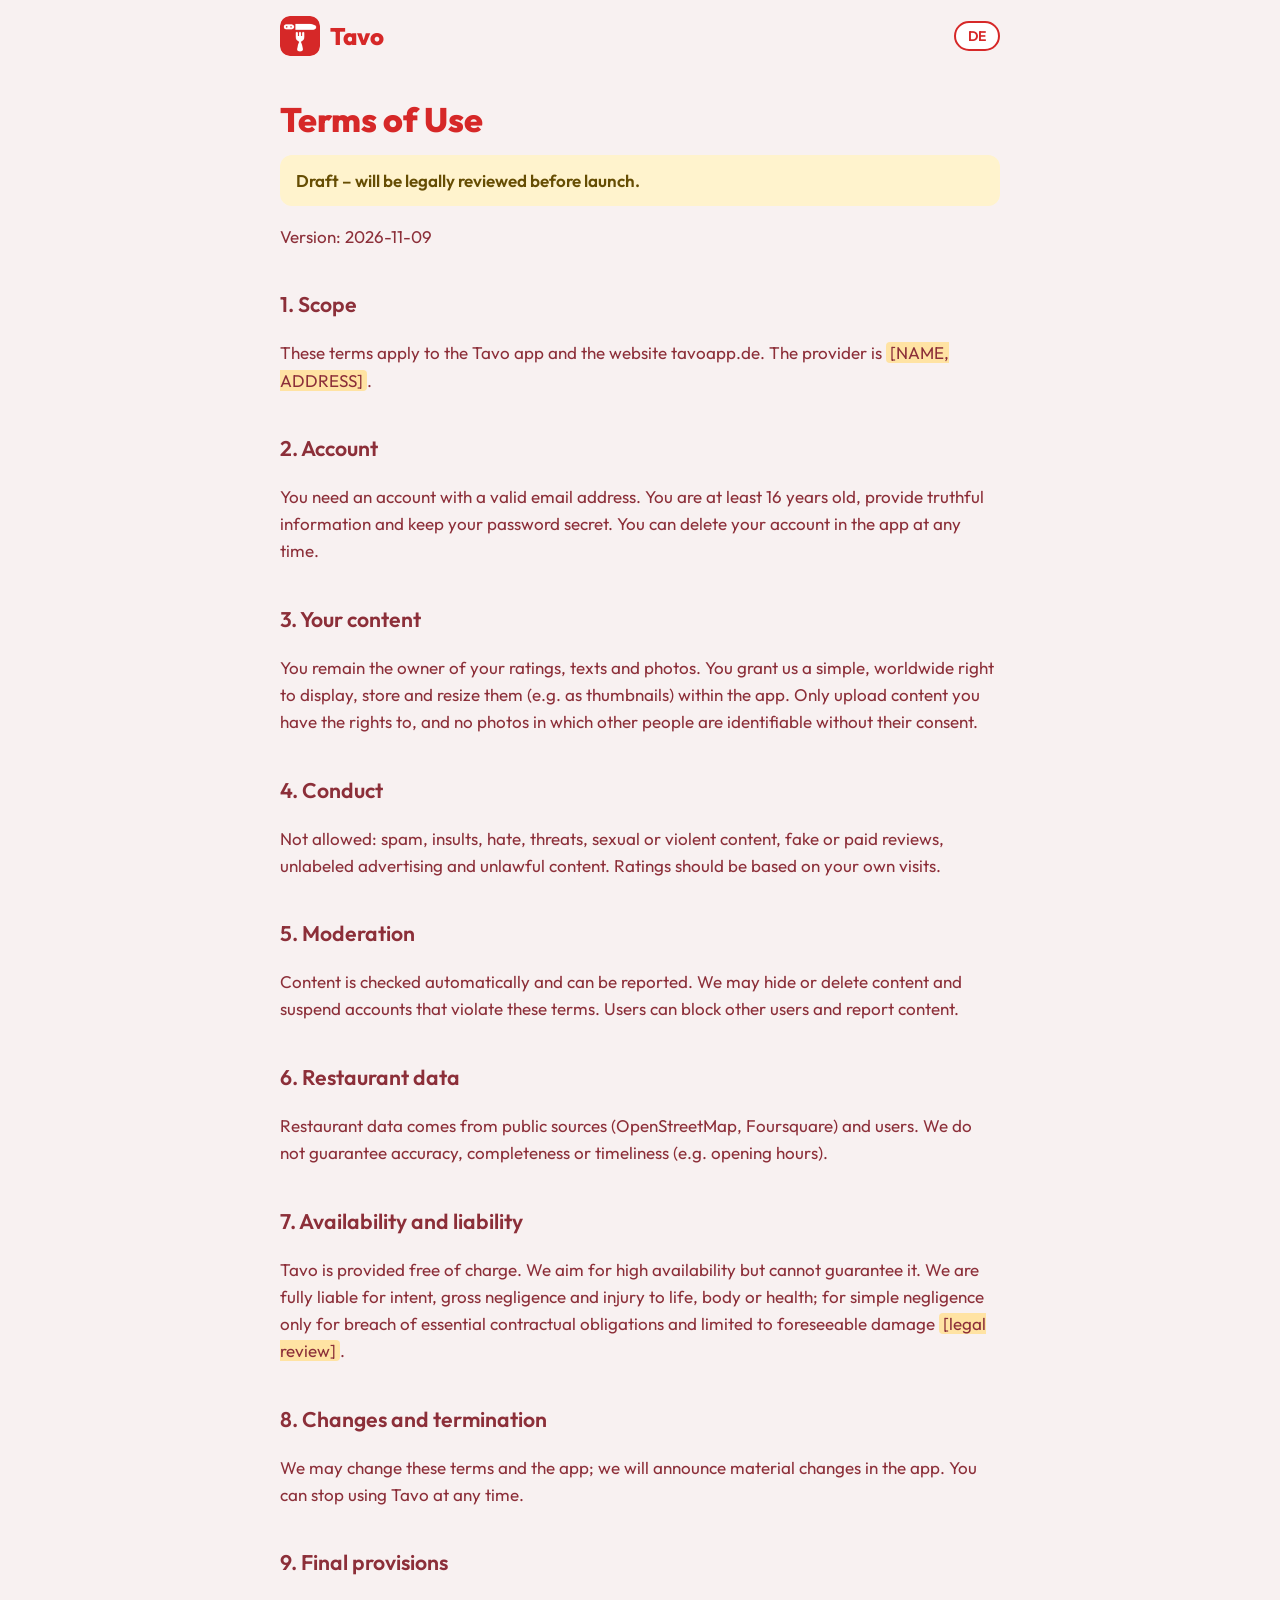
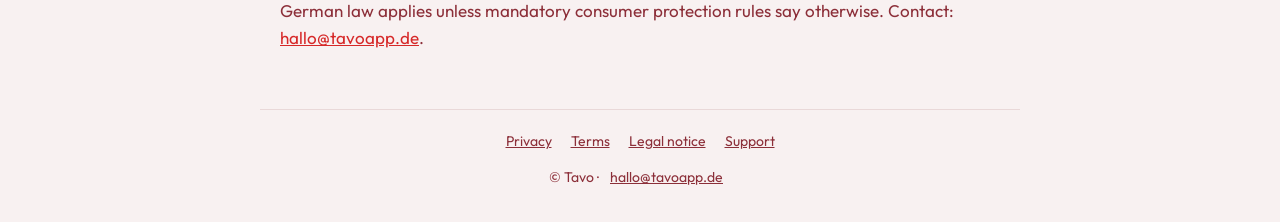
<file: nutzungsbedingungen/index.html>
<!DOCTYPE html>
<html lang="de">
<head>
<meta charset="utf-8">
<meta name="viewport" content="width=device-width, initial-scale=1">
<title>Nutzungsbedingungen – Tavo</title>
<meta name="description" content="Tavo – Dein Restaurant-Tagebuch: bewerten, merken, Leuten mit gutem Geschmack folgen.">
<meta name="theme-color" content="#D62828">
<meta property="og:type" content="website">
<meta property="og:site_name" content="Tavo">
<meta property="og:locale" content="de_DE">
<meta property="og:title" content="Nutzungsbedingungen – Tavo">
<meta property="og:description" content="Tavo – Dein Restaurant-Tagebuch: bewerten, merken, Leuten mit gutem Geschmack folgen.">
<meta property="og:url" content="https://tavoapp.de/nutzungsbedingungen/">
<meta property="og:image" content="https://tavoapp.de/og.jpg">
<meta property="og:image:type" content="image/jpeg">
<meta property="og:image:width" content="1200">
<meta property="og:image:height" content="630">
<meta property="og:image:alt" content="Tavo – Dein Restaurant-Tagebuch">
<meta name="twitter:card" content="summary_large_image">
<meta name="twitter:image" content="https://tavoapp.de/og.jpg">
<link rel="icon" href="/logo.png">
<link rel="stylesheet" href="/style.css">
<script src="/app.js"></script>
</head>
<body>
<header>
<a class="brand" href="/"><img src="/logo.png" alt="" width="40" height="40">Tavo</a>
<div class="lang"><button id="lang" type="button" aria-label="Sprache / Language">EN</button></div>
</header>
<main>
<div data-l="de">
<h1>Nutzungsbedingungen</h1>
<div class="draft">Entwurf – wird vor dem Launch rechtlich geprüft.</div>
<p>Version: 2026-11-09</p>
<h2>1. Geltungsbereich</h2>
<p>Diese Bedingungen gelten für die Nutzung der App Tavo und der Website tavoapp.de. Anbieter ist <span class="ph">[NAME, ANSCHRIFT]</span>.</p>
<h2>2. Konto</h2>
<p>Du brauchst ein Konto mit einer gültigen E-Mail-Adresse. Du bist mindestens 16 Jahre alt, gibst wahrheitsgemäße Angaben an und hältst dein Passwort geheim. Du kannst dein Konto jederzeit in der App löschen.</p>
<h2>3. Deine Inhalte</h2>
<p>Du bleibst Inhaber deiner Bewertungen, Texte und Fotos. Du räumst uns das einfache, weltweite Recht ein, sie im Rahmen der App anzuzeigen, zu speichern und (z. B. als Vorschaubild) zu verkleinern. Lade nur Inhalte hoch, an denen du die Rechte hast, und keine Fotos, auf denen andere Personen ohne deren Einverständnis erkennbar sind.</p>
<h2>4. Verhalten</h2>
<p>Nicht erlaubt sind Spam, Beleidigungen, Hass, Bedrohungen, sexuelle oder gewaltverherrlichende Inhalte, gefälschte oder gekaufte Bewertungen, Werbung ohne Kennzeichnung und rechtswidrige Inhalte. Bewertungen sollen auf eigenen Besuchen beruhen.</p>
<h2>5. Moderation</h2>
<p>Inhalte werden automatisch geprüft und können gemeldet werden. Wir dürfen Inhalte ausblenden oder löschen und Konten sperren, wenn sie gegen diese Bedingungen verstoßen. Nutzer können andere Nutzer blockieren und Inhalte melden.</p>
<h2>6. Restaurantdaten</h2>
<p>Restaurantdaten stammen aus öffentlichen Quellen (OpenStreetMap, Foursquare) und von Nutzern. Wir übernehmen keine Gewähr für Richtigkeit, Vollständigkeit und Aktualität (z. B. Öffnungszeiten).</p>
<h2>7. Verfügbarkeit und Haftung</h2>
<p>Tavo wird ohne Entgelt bereitgestellt. Wir bemühen uns um eine hohe Verfügbarkeit, können sie aber nicht garantieren. Wir haften unbeschränkt bei Vorsatz, grober Fahrlässigkeit sowie für Schäden an Leben, Körper und Gesundheit; bei einfacher Fahrlässigkeit nur bei Verletzung wesentlicher Vertragspflichten und begrenzt auf den vorhersehbaren Schaden <span class="ph">[rechtlich prüfen]</span>.</p>
<h2>8. Änderungen und Kündigung</h2>
<p>Wir können diese Bedingungen und die App ändern; über wesentliche Änderungen informieren wir in der App. Du kannst die Nutzung jederzeit beenden.</p>
<h2>9. Schlussbestimmungen</h2>
<p>Es gilt deutsches Recht, soweit dem keine zwingenden Verbraucherschutzvorschriften entgegenstehen. Kontakt: <a href="mailto:hallo@tavoapp.de">hallo@tavoapp.de</a>.</p></div><div data-l="en">
<h1>Terms of Use</h1>
<div class="draft">Draft – will be legally reviewed before launch.</div>
<p>Version: 2026-11-09</p>
<h2>1. Scope</h2>
<p>These terms apply to the Tavo app and the website tavoapp.de. The provider is <span class="ph">[NAME, ADDRESS]</span>.</p>
<h2>2. Account</h2>
<p>You need an account with a valid email address. You are at least 16 years old, provide truthful information and keep your password secret. You can delete your account in the app at any time.</p>
<h2>3. Your content</h2>
<p>You remain the owner of your ratings, texts and photos. You grant us a simple, worldwide right to display, store and resize them (e.g. as thumbnails) within the app. Only upload content you have the rights to, and no photos in which other people are identifiable without their consent.</p>
<h2>4. Conduct</h2>
<p>Not allowed: spam, insults, hate, threats, sexual or violent content, fake or paid reviews, unlabeled advertising and unlawful content. Ratings should be based on your own visits.</p>
<h2>5. Moderation</h2>
<p>Content is checked automatically and can be reported. We may hide or delete content and suspend accounts that violate these terms. Users can block other users and report content.</p>
<h2>6. Restaurant data</h2>
<p>Restaurant data comes from public sources (OpenStreetMap, Foursquare) and users. We do not guarantee accuracy, completeness or timeliness (e.g. opening hours).</p>
<h2>7. Availability and liability</h2>
<p>Tavo is provided free of charge. We aim for high availability but cannot guarantee it. We are fully liable for intent, gross negligence and injury to life, body or health; for simple negligence only for breach of essential contractual obligations and limited to foreseeable damage <span class="ph">[legal review]</span>.</p>
<h2>8. Changes and termination</h2>
<p>We may change these terms and the app; we will announce material changes in the app. You can stop using Tavo at any time.</p>
<h2>9. Final provisions</h2>
<p>German law applies unless mandatory consumer protection rules say otherwise. Contact: <a href="mailto:hallo@tavoapp.de">hallo@tavoapp.de</a>.</p></div>
</main>
<footer>
<a href="/datenschutz/"><span data-l="de">Datenschutz</span><span data-l="en">Privacy</span></a>
<a href="/nutzungsbedingungen/"><span data-l="de">Nutzungsbedingungen</span><span data-l="en">Terms</span></a>
<a href="/impressum/"><span data-l="de">Impressum</span><span data-l="en">Legal notice</span></a>
<a href="/support/">Support</a>
<p>© Tavo · <a href="mailto:hallo@tavoapp.de">hallo@tavoapp.de</a></p>
</footer>
</body>
</html>
</file>
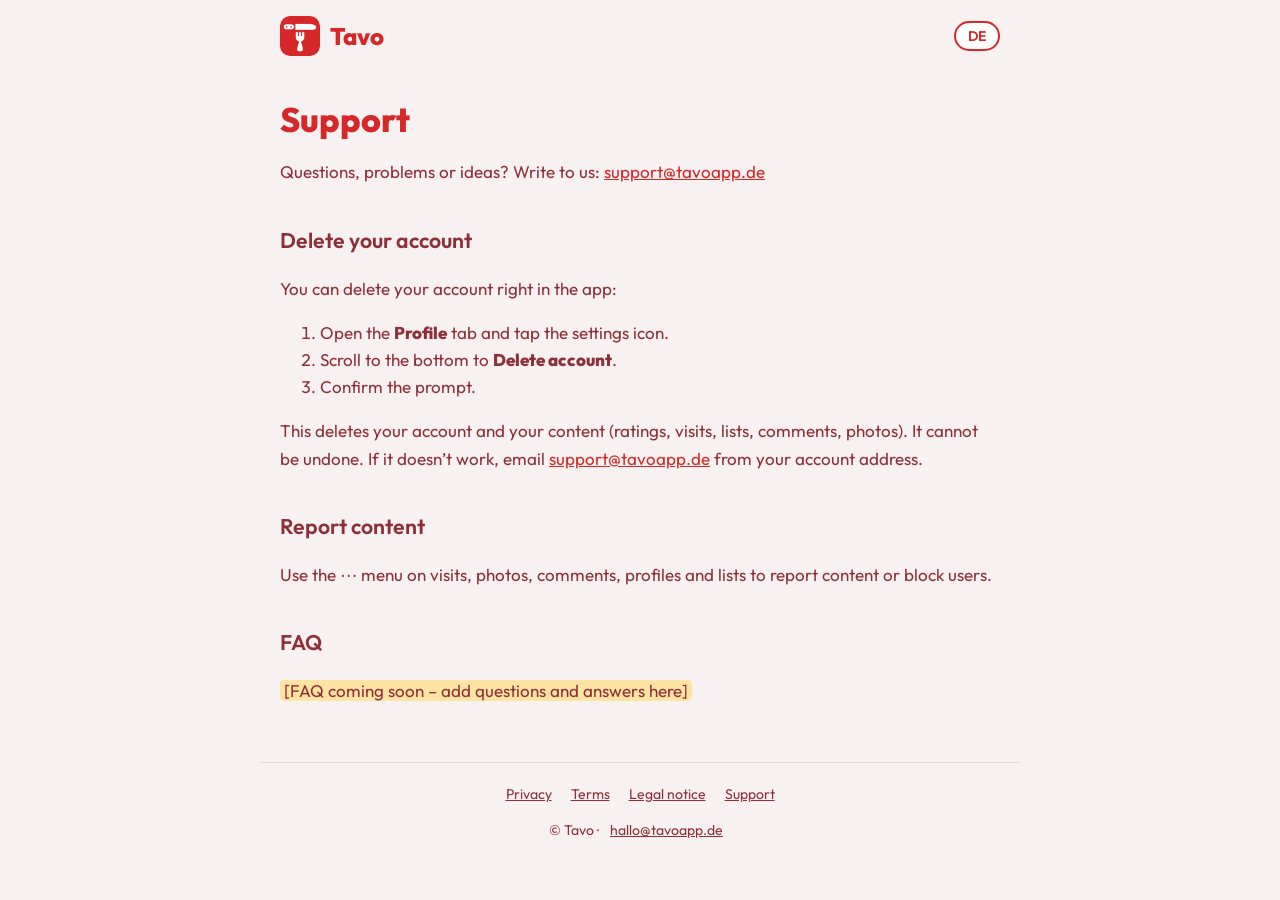
<file: support/index.html>
<!DOCTYPE html>
<html lang="de">
<head>
<meta charset="utf-8">
<meta name="viewport" content="width=device-width, initial-scale=1">
<title>Support – Tavo</title>
<meta name="description" content="Tavo – Dein Restaurant-Tagebuch: bewerten, merken, Leuten mit gutem Geschmack folgen.">
<meta name="theme-color" content="#D62828">
<meta property="og:type" content="website">
<meta property="og:site_name" content="Tavo">
<meta property="og:locale" content="de_DE">
<meta property="og:title" content="Support – Tavo">
<meta property="og:description" content="Tavo – Dein Restaurant-Tagebuch: bewerten, merken, Leuten mit gutem Geschmack folgen.">
<meta property="og:url" content="https://tavoapp.de/support/">
<meta property="og:image" content="https://tavoapp.de/og.jpg">
<meta property="og:image:type" content="image/jpeg">
<meta property="og:image:width" content="1200">
<meta property="og:image:height" content="630">
<meta property="og:image:alt" content="Tavo – Dein Restaurant-Tagebuch">
<meta name="twitter:card" content="summary_large_image">
<meta name="twitter:image" content="https://tavoapp.de/og.jpg">
<link rel="icon" href="/logo.png">
<link rel="stylesheet" href="/style.css">
<script src="/app.js"></script>
</head>
<body>
<header>
<a class="brand" href="/"><img src="/logo.png" alt="" width="40" height="40">Tavo</a>
<div class="lang"><button id="lang" type="button" aria-label="Sprache / Language">EN</button></div>
</header>
<main>
<div data-l="de">
<h1>Support</h1>
<p>Fragen, Probleme oder Ideen? Schreib uns: <a href="mailto:support@tavoapp.de">support@tavoapp.de</a></p>
<h2>Konto löschen</h2>
<p>Du kannst dein Konto direkt in der App löschen:</p>
<ol><li>Öffne den Tab <b>Profil</b> und tippe auf das Einstellungen-Symbol.</li><li>Scrolle ganz nach unten zu <b>Konto löschen</b>.</li><li>Bestätige die Sicherheitsabfrage.</li></ol>
<p>Dabei werden dein Konto und deine Inhalte (Bewertungen, Besuche, Listen, Kommentare, Fotos) gelöscht. Das lässt sich nicht rückgängig machen. Klappt es nicht, schreib uns von deiner Konto-Adresse an <a href="mailto:support@tavoapp.de">support@tavoapp.de</a>.</p>
<h2>Inhalte melden</h2>
<p>Über das ⋯-Menü bei Besuchen, Fotos, Kommentaren, Profilen und Listen kannst du Inhalte melden oder Nutzer blockieren.</p>
<h2>Häufige Fragen</h2>
<p><span class="ph">[FAQ folgt – Fragen und Antworten hier ergänzen]</span></p></div><div data-l="en">
<h1>Support</h1>
<p>Questions, problems or ideas? Write to us: <a href="mailto:support@tavoapp.de">support@tavoapp.de</a></p>
<h2>Delete your account</h2>
<p>You can delete your account right in the app:</p>
<ol><li>Open the <b>Profile</b> tab and tap the settings icon.</li><li>Scroll to the bottom to <b>Delete account</b>.</li><li>Confirm the prompt.</li></ol>
<p>This deletes your account and your content (ratings, visits, lists, comments, photos). It cannot be undone. If it doesn’t work, email <a href="mailto:support@tavoapp.de">support@tavoapp.de</a> from your account address.</p>
<h2>Report content</h2>
<p>Use the ⋯ menu on visits, photos, comments, profiles and lists to report content or block users.</p>
<h2>FAQ</h2>
<p><span class="ph">[FAQ coming soon – add questions and answers here]</span></p></div>
</main>
<footer>
<a href="/datenschutz/"><span data-l="de">Datenschutz</span><span data-l="en">Privacy</span></a>
<a href="/nutzungsbedingungen/"><span data-l="de">Nutzungsbedingungen</span><span data-l="en">Terms</span></a>
<a href="/impressum/"><span data-l="de">Impressum</span><span data-l="en">Legal notice</span></a>
<a href="/support/">Support</a>
<p>© Tavo · <a href="mailto:hallo@tavoapp.de">hallo@tavoapp.de</a></p>
</footer>
</body>
</html>
</file>
<file: style.css>
@font-face{font-family:Outfit;font-weight:400;font-display:swap;src:url(/fonts/Outfit_400Regular.ttf) format("truetype")}
@font-face{font-family:Outfit;font-weight:600;font-display:swap;src:url(/fonts/Outfit_600SemiBold.ttf) format("truetype")}
@font-face{font-family:Outfit;font-weight:800;font-display:swap;src:url(/fonts/Outfit_800ExtraBold.ttf) format("truetype")}
:root{--primary:#D62828;--secondary:#F77F00;--text:#8C2F39;--bg:#F8F1F1}
*{box-sizing:border-box}
body{margin:0;background:var(--bg);color:var(--text);font:400 17px/1.6 Outfit,system-ui,sans-serif}
a{color:var(--primary)}
html[lang=de] [data-l=en],html[lang=en] [data-l=de]{display:none!important}
header{display:flex;align-items:center;justify-content:space-between;gap:12px;max-width:760px;margin:0 auto;padding:16px 20px}
.brand{display:flex;align-items:center;gap:10px;text-decoration:none;font-weight:800;font-size:24px;color:var(--primary)}
.brand img{width:40px;height:40px;border-radius:10px}
.lang button{font:600 14px Outfit,sans-serif;border:2px solid var(--primary);background:#fff;color:var(--primary);border-radius:999px;padding:4px 12px;cursor:pointer}
main{max-width:760px;margin:0 auto;padding:8px 20px 40px}
h1{font-weight:800;color:var(--primary);line-height:1.2;margin:.6em 0 .4em}
h2{font-weight:600;margin:1.8em 0 .3em;font-size:1.25em}
.hero{text-align:center;padding:24px 0 8px}
.hero img{width:120px;height:120px;border-radius:28px}
.hero h1{font-size:clamp(30px,6vw,44px)}
.hero p{font-size:1.2em;max-width:560px;margin:0 auto 1em}
.badge{display:inline-block;background:var(--secondary);color:#fff;font-weight:600;border-radius:999px;padding:8px 20px;margin:12px 0}
.links{display:flex;flex-wrap:wrap;gap:12px;justify-content:center;margin:20px 0}
.links a{background:#fff;border-radius:12px;padding:10px 18px;text-decoration:none;font-weight:600}
.draft{background:#fff3cd;color:#664d03;border-radius:12px;padding:12px 16px;font-weight:600;margin:12px 0}
.card{background:#fff;border-radius:16px;padding:4px 20px 16px;margin-top:16px}
.card img.cover{display:block;width:calc(100% + 40px);max-width:none;height:220px;object-fit:cover;margin:0 -20px 8px;border-radius:16px 16px 0 0;background:#f8f1f1}
ul{padding-left:1.2em}
.ph{background:#ffe3a3;border-radius:4px;padding:0 4px}
footer{max-width:760px;margin:0 auto;padding:20px;text-align:center;font-size:14px;border-top:1px solid #e9d8d8}
footer a{margin:0 8px;color:var(--text)}
.eyebrow{margin:12px 0 0;color:var(--secondary);font-weight:800;font-size:13px;letter-spacing:.08em;text-transform:uppercase}
.muted{opacity:.7}
.rating{font-size:1.2em;margin:.4em 0}
.stars{position:relative;display:inline-block;font-size:1.4em;line-height:1;letter-spacing:2px;vertical-align:middle}
.stars-bg{color:#e6d6d6}
.stars-fill{position:absolute;left:0;top:0;overflow:hidden;white-space:nowrap;color:#FFB400}
.places{padding-left:1.4em}
.places li{margin:.4em 0}
.open-box{text-align:center;margin:24px 0 8px}
.open{display:inline-block;background:var(--primary);color:#fff;text-decoration:none;font-weight:800;border-radius:12px;padding:12px 28px}
.store-hint{margin:10px 0 0;font-size:14px;opacity:.75}

.card.invite{text-align:center}
.card.invite .places{text-align:left;display:inline-block}
.card.invite h1{margin:.2em 0 .3em}
.avatar{display:block;width:96px;height:96px;margin:0 auto 12px;border-radius:50%;object-fit:cover;background:#f8f1f1}
.avatar-initial{display:flex;align-items:center;justify-content:center;font-size:40px;font-weight:800;color:#fff;background:#D62828}

.beta{margin-top:20px;padding-top:8px;border-top:1px solid var(--bg);text-align:center}
.beta-form{display:flex;flex-direction:column;gap:12px;max-width:340px;margin:0 auto}
.beta-form input[type=email]{font:inherit;color:var(--text);border:2px solid var(--bg);border-radius:12px;padding:10px 14px;background:#fff}
.beta-form input[type=email]:focus{outline:none;border-color:var(--primary)}
.beta-os{display:flex;justify-content:center;gap:24px}
.beta-trap{position:absolute;left:-9999px;width:1px;height:1px;overflow:hidden}
.beta-form .open{border:0;font:800 17px Outfit,sans-serif;cursor:pointer}
.beta-form .open:disabled{opacity:.6;cursor:default}
.beta-note,.beta-msg{margin:0;font-size:13px}
.beta-msg{color:var(--primary);min-height:1.2em}
</file>
